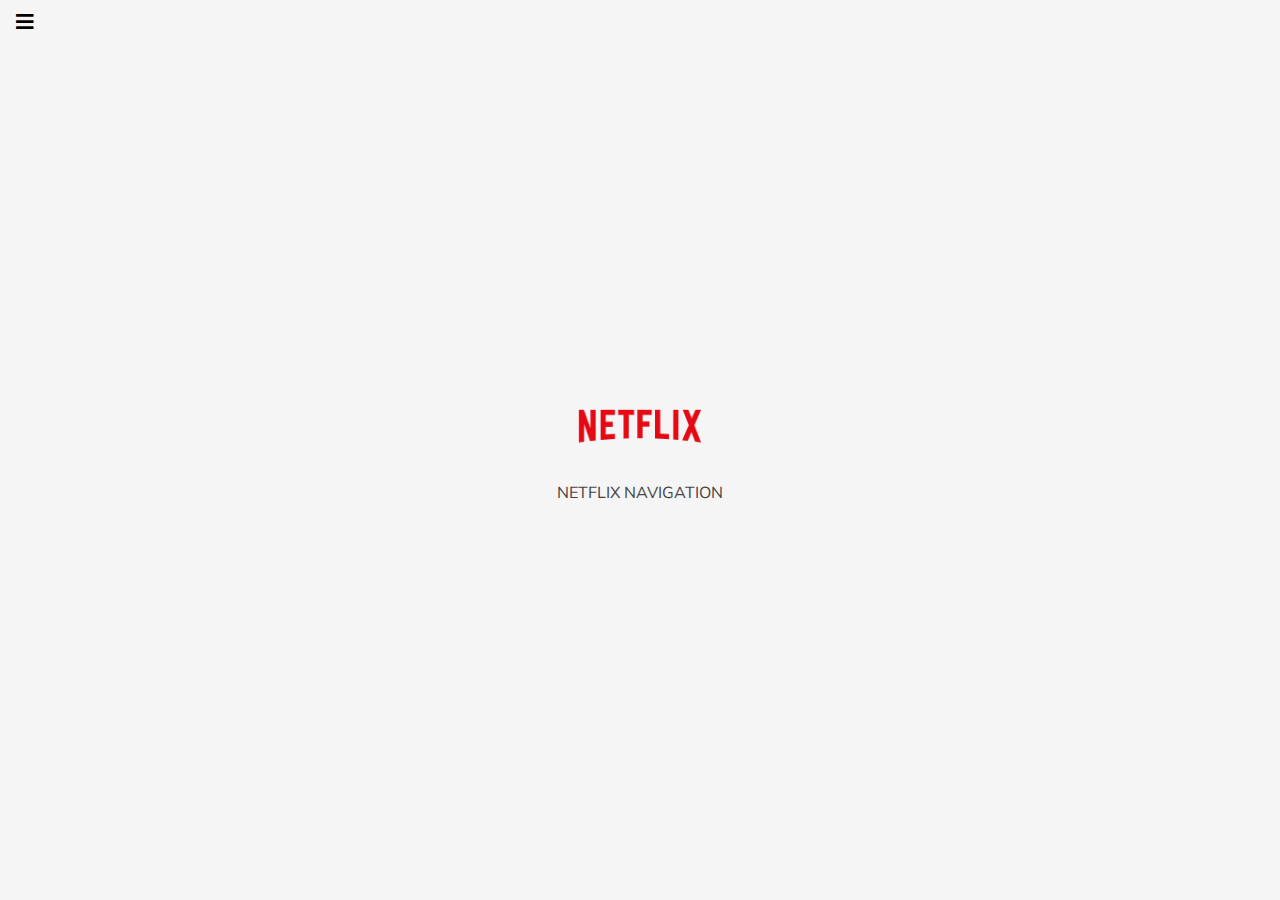
<file: netflixnav/index.html>
<!DOCTYPE html>
<html>
    <head>
        <title>Netflix Navigation</title>
        <link rel="stylesheet" href="https://cdnjs.cloudflare.com/ajax/libs/font-awesome/5.15.4/css/all.min.css" integrity="sha512-1ycn6IcaQQ40/MKBW2W4Rhis/DbILU74C1vSrLJxCq57o941Ym01SwNsOMqvEBFlcgUa6xLiPY/NS5R+E6ztJQ==" crossorigin="anonymous" referrerpolicy="no-referrer" />

        <link href="css/style.css" rel="stylesheet" type="text/css" />
    </head>
    <body>
        <button class="nav-btn open-btn">
            <i class="fas fa-bars"></i>
        </button>

        <img src="img/netflixlogo.png" class="logo" alt="logo" />
        <p class="text">Netflix Navigation</p>


        <div class="nav nav-black ">
            <div class="nav nav-red ">
                <div class="nav nav-white ">
                    <button class="nav-btn close-btn"><i class="fas fa-times"></i></button>
                    <img src="img/netflixlogo.png" class="logo" alt="logo"  />
                    <ul class="list">
                        <li><a href="#">Teams</a></li>
                        <li><a href="#">Locations</a></li>
                        <li><a href="#">Life at Netflix</a></li>
                        <li>
                            <ul>
                                <li><a href="#">Netflix culture memo</a></li>
                                <li><a href="#">Netflix life balance</a></li>
                                <li><a href="#">Inclusion & diversity</a></li>
                                <li><a href="#">Blog</a></li>
                            </ul>
                        </li>
                       
                    </ul>
                </div>
            </div>
        </div>





        <script src="js/app.js" type="text/javascript" ></script>
    </body>
</html>
</file>
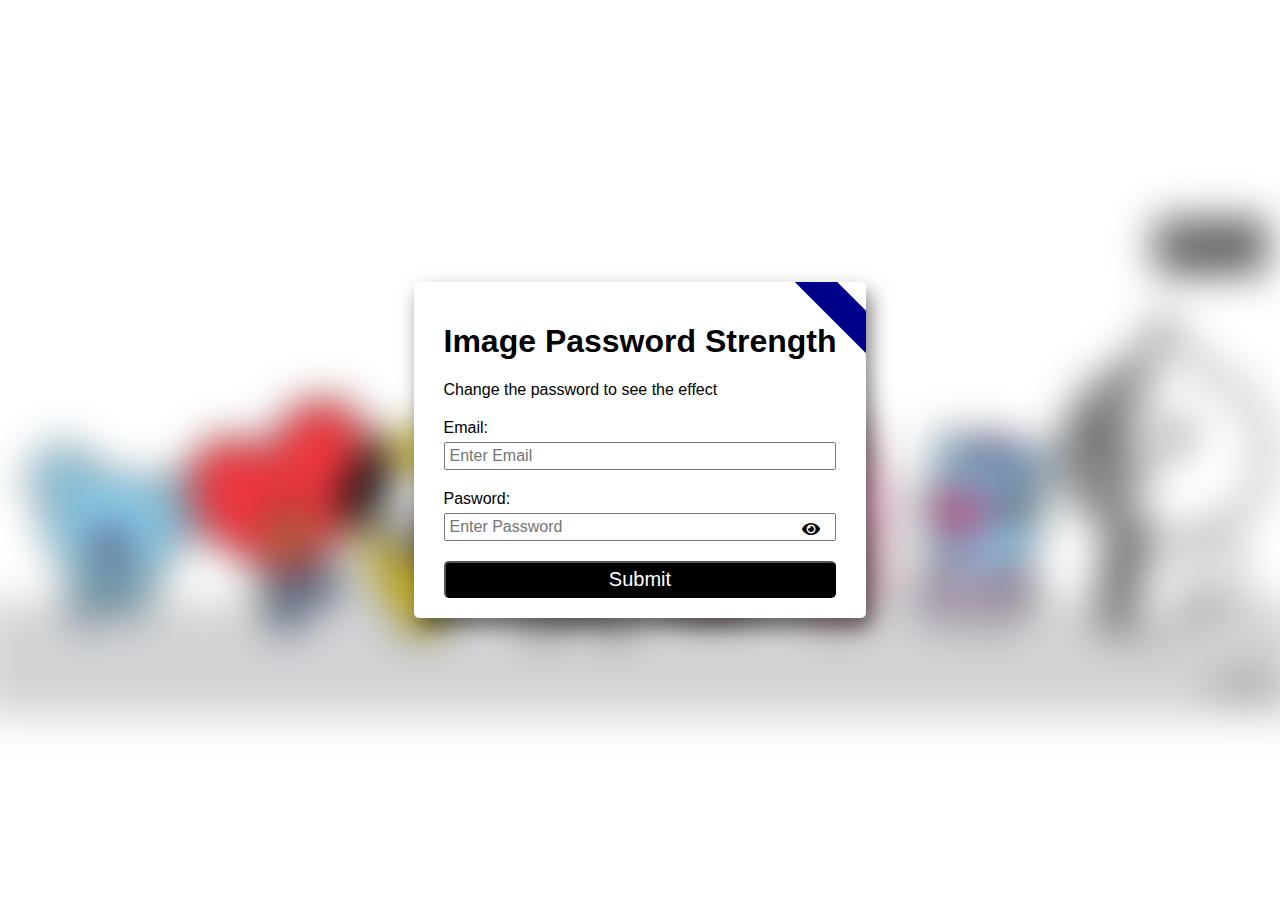
<file: passwordstrengthbackground/index.html>
<!DOCTYPE html>
<html>
    <head>
        <title>Password Strength Background</title>
        <link rel="stylesheet" href="https://cdnjs.cloudflare.com/ajax/libs/font-awesome/5.15.4/css/all.min.css" integrity="sha512-1ycn6IcaQQ40/MKBW2W4Rhis/DbILU74C1vSrLJxCq57o941Ym01SwNsOMqvEBFlcgUa6xLiPY/NS5R+E6ztJQ==" crossorigin="anonymous" referrerpolicy="no-referrer" />
        <link href="css/style.css" rel="stylesheet" type="text/css"/>
    </head>
    <body>
        <div id="background" class="background"></div>

        <div class="container">
            <h1>Image Password Strength</h1>
            <p>Change the password to see the effect</p>

            <form action="" method="">
                <div class="form-group">
                    <label for="email">Email:</label>
                    <input type="text" name="email" id="email" class="form-control" placeholder="Enter Email">
                </div>
                <div class="form-group">
                    <label for="password">Pasword:</label>
                    <input type="password" name="password" id="password" class="form-control" placeholder="Enter Password">
                    <i class="fas fa-eye" id='eye'></i> 
                </div>
                <button type="submit" class="btn">Submit</button>
            </form>
        </div>


        <script src="js/app.js"  type="text/javascript"></script>
    </body>
</html>
</file>
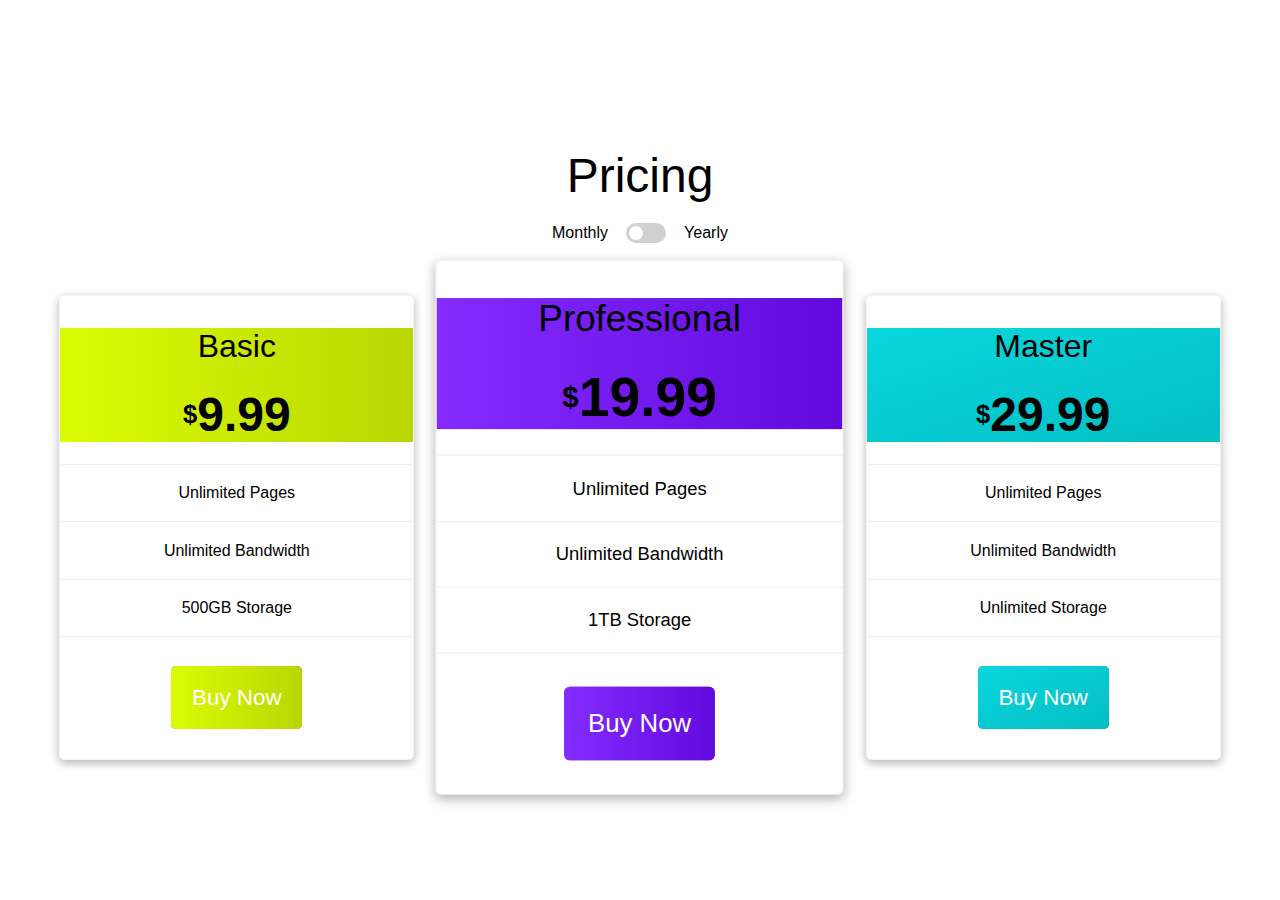
<file: pricingsection/index.html>
<!DOCTYPE html>
<html>
    <head>
        <title>Pricing Section</title>
        <link href="css/style.css" rel="stylesheet" type="text/css" />
    </head>
    <body>
        <div class="container">

            <div class="title">
                <h2>Pricing</h2>
                <div class="toggle-container">
                    <p>Monthly</p>
                    <input type="checkbox" name="toggle" id="toggle" class="toggle"  />
                    <label for="toggle" id="slider" class="label"><div class="ball"></div></label>
                    <p>Yearly</p>
                </div>
            </div>

            <!-- start pricing section  -->
            <div class="price-container">
                <div class="price-box">
                   
                    <div class="box box1">
                        <p>Basic</p>
                        <h5><span>$</span><span class="basic">9.99</span></h5>
                    </div>
                    <div class="price-list">
                        <ul>
                            <li>Unlimited Pages</li>
                            <li>Unlimited Bandwidth</li>
                            <li>500GB Storage</li>
                        </ul>
                        <a href="#" class="btn btn1">Buy Now</a>
                    </div>
                </div>

                <div class="price-box">
                    
                    <div class="box box2">
                        <p>Professional</p>
                        <h5><span>$</span><span class="prof">19.99</span></h5>
                    </div>
                    <div class="price-list">
                        <ul>
                            <li>Unlimited Pages</li>
                            <li>Unlimited Bandwidth</li>
                            <li>1TB Storage</li>
                        </ul>
                        <a href="#" class="btn btn2">Buy Now</a>
                    </div>
                </div>

                <div class="price-box">
                    
                    <div class="box box3">
                        <p>Master</p>
                        <h5><span>$</span><span class="master">29.99</span></h5>
                    </div>
                    <div class="price-list">
                        <ul>
                            <li>Unlimited Pages</li>
                            <li>Unlimited Bandwidth</li>
                            <li>Unlimited Storage</li>
                        </ul>
                        <a href="#" class="btn btn3">Buy Now</a>
                    </div>
                </div>
            </div>
            <!-- end pricing section  -->
            

        </div>








        <script src="js/app.js" type="text/javascript" ></script>
    </body>
</html>
</file>
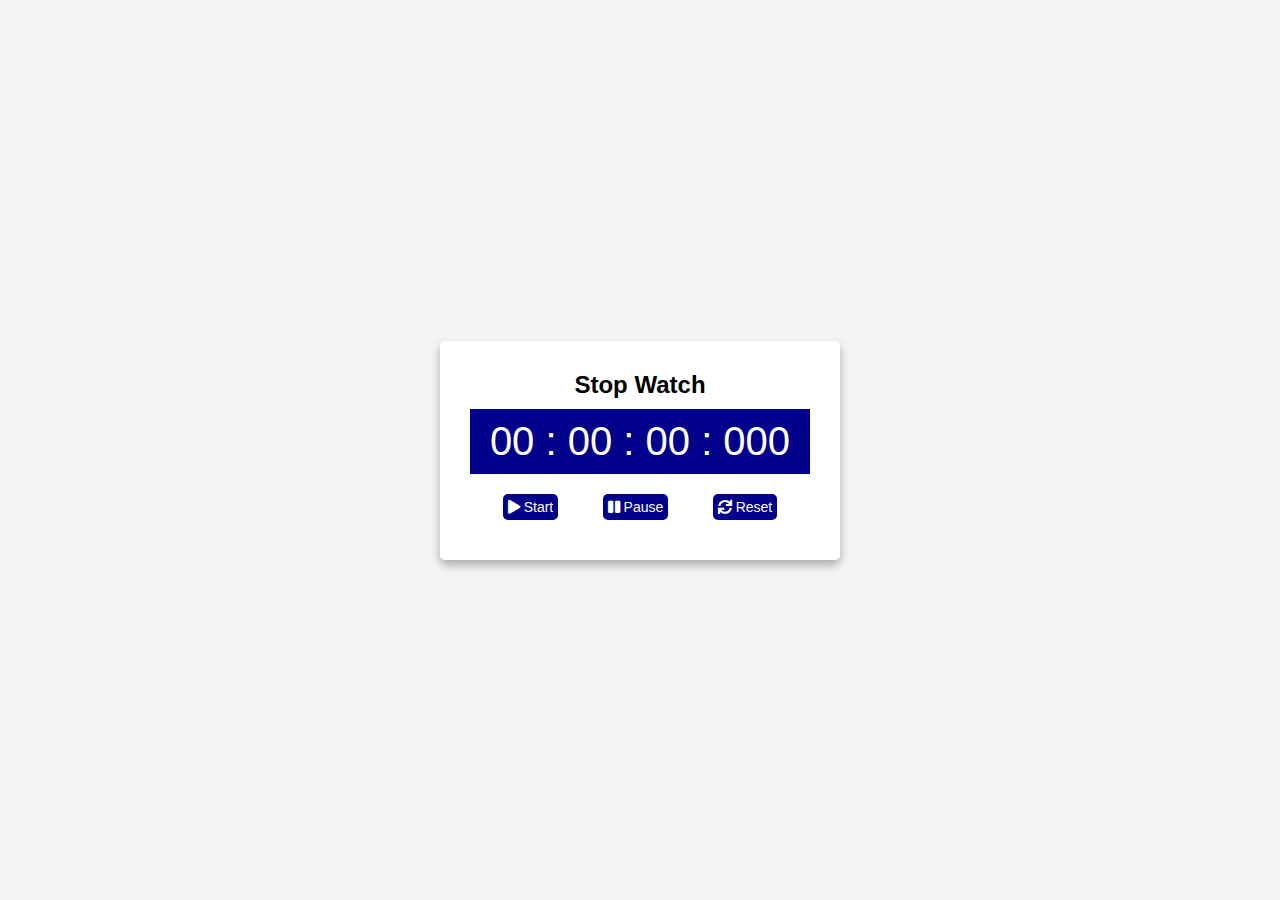
<file: stopwatch/index.html>
<!DOCTYPE html>
<html>
    <head>
        <title>Stop Watch</title>
        <link rel="stylesheet" href="https://cdnjs.cloudflare.com/ajax/libs/font-awesome/5.15.4/css/all.min.css" integrity="sha512-1ycn6IcaQQ40/MKBW2W4Rhis/DbILU74C1vSrLJxCq57o941Ym01SwNsOMqvEBFlcgUa6xLiPY/NS5R+E6ztJQ==" crossorigin="anonymous" referrerpolicy="no-referrer" />
        <link href="css/style.css" rel="stylesheet" type="text/css" />
    </head>
    <body>
        <div class="container">
            <h2>Stop Watch</h2>

            <div class="display">00 : 00 : 00 : 000</div>

            <div class="controls">
                <button class="btn start"><i class="fas fa-play"></i> Start</button>
                <button class="btn pause"><i class="fas fa-pause"></i> Pause</button>
                <button class="btn reset"><i class="fas fa-sync"></i> Reset</button>
            </div>
        </div>
 
        <script src="js/app.js" type="text/javascript"></script>
    </body>
</html>




<!-- 15L3SW WDF 2008 -->
</file>
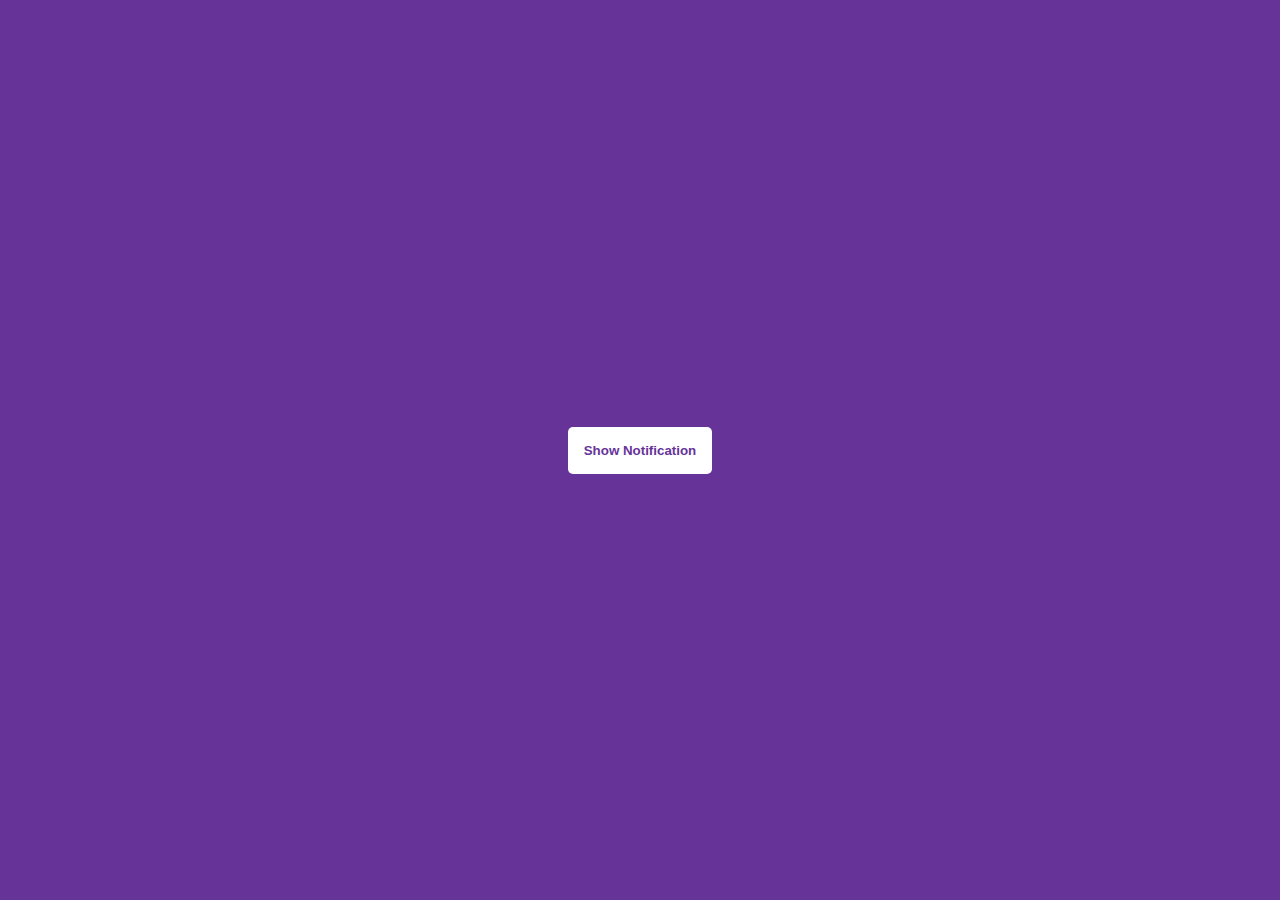
<file: toastnotification/index.html>
<!DOCTYPE html>
<html>
    <head>
        <title>Toast Notification</title>
        <link href="css/style.css" rel="stylesheet" type="text/css" />
    </head>
    <body>

        <div id="toasts">

            <!-- <div class="toast">Hello Myanmar</div>
            <div class="toast">Hello Mandalay</div> -->

        </div>

        <button id="button" class="btn">Show Notification</button>


        <script src="js/app.js" type="text/javascript"></script>
    </body>
    </html>
</file>
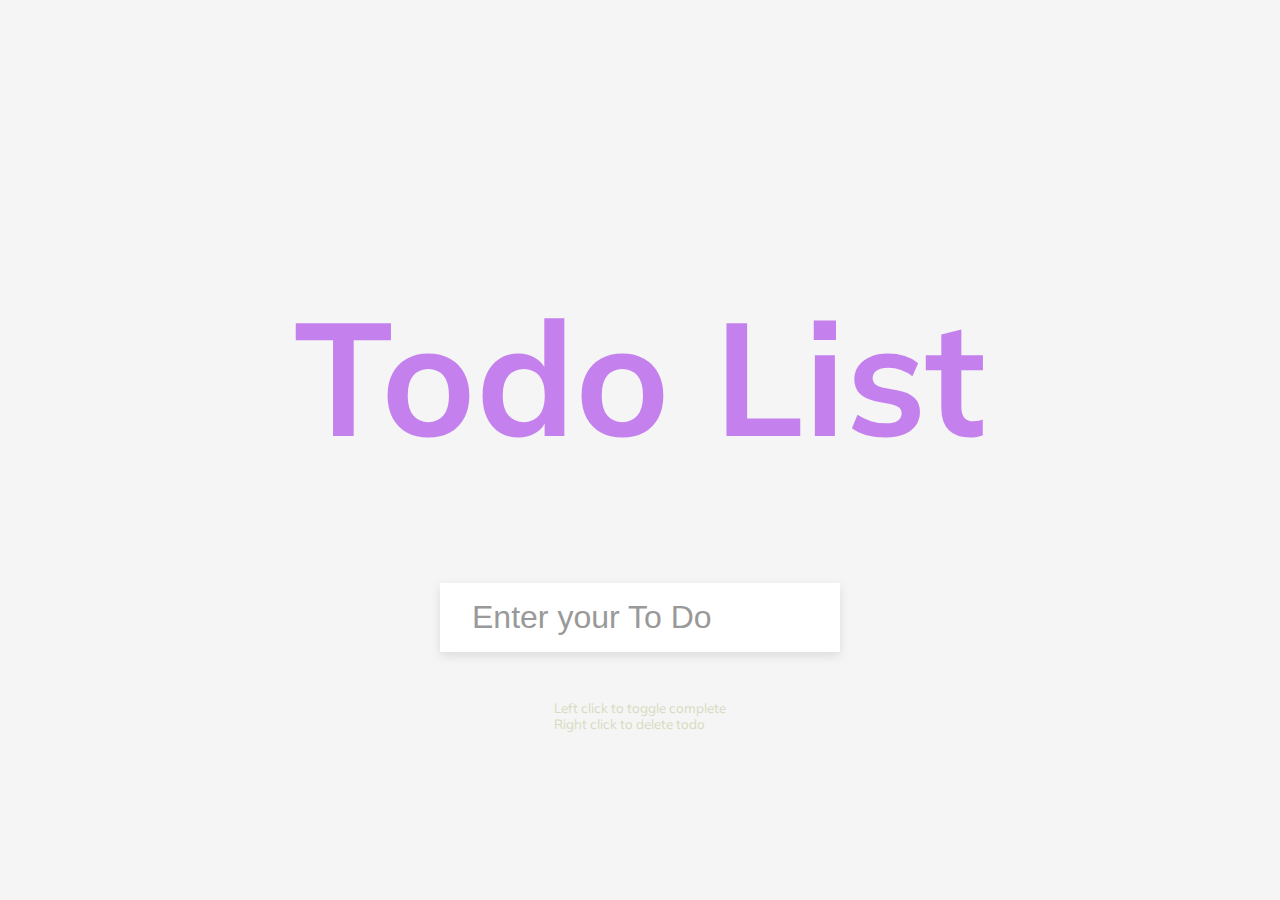
<file: todolist/index.html>
<!DOCTYPE html>
<html>
    <head>
        <title>To Do List</title>
        <link href ="css/style.css" rel="stylesheet" type="text/css" />
    </head>
    <body>
        <h1>Todo List</h1>

        <form id="form" action="" method="">
            <input type="text" name="input" id="input" class="input" placeholder="Enter your To Do" autocomplete="off"/>
            
            <ul class="todos" id="todos">
                <!-- <li>Have To Cook</li>
                <li class="completed">Have to Go</li> -->
            </ul>
            
        </form>

        
        <small>Left click to toggle complete <br/>Right click to delete todo</small>



        <script src="js/app.js" type="text/javascript" ></script>
    </body>
</html>
</file>
<file: netflixnav/css/style.css>
@import url('https://fonts.googleapis.com/css2?family=Mulish:wght@300&display=swap');
*{
    box-sizing: border-box;
}

body{
    font-family: 'Mulish', sans-serif;
    background-color: #f5f5f5;
    color:#444;
    height: 100vh;

    display: flex;
    justify-content: center;
    align-items: center;
    flex-direction: column;

    margin:0;
    overflow: hidden;
}

.logo{
    width:150px;
}

.text{
    text-transform: uppercase;
}

.nav-btn{
    background-color: transparent;
    border:none;
    font-size: 20px;
    cursor: pointer;

    

}

.open-btn{
    position: absolute;
    top:10px;
    left:10px;
}

.nav{
    position: absolute;
    top:0;
    left:0;

    height:100vh;
    
    transform: translateX(-100%);
    transition: all 0.3s ease-in-out;
}

.nav.visible{
    transform: translateX(0);

}

.nav-black{
    width:60%;
    max-width: 480px;
    min-width:320px;   
    background-color: #000;
    
    transition-delay: 0.4s;

}

.nav-black.visible{
    transition-delay: 0s;

}
.nav-red{
    width:95%;
    background-color: red ;

    transition-delay: 0.2s;
}

.nav-red.visible{
    transition-delay: 0.2s;
}

.nav-white{
    width:95%;
    background-color: #fff;
    padding:40px;

    position: relative;

    transition-delay: 0s;
}

.nav-white.visible{
    transition-delay: 0.4s;
}

.close-btn{
    position: absolute;
    top:40px;
    right:30px;
    opacity: 0.3;

}

.list{
    list-style: none;
    margin:0;
    padding:0;

}
.list li{
    margin:20px 0;
    list-style-type: none;

}

.list li a{
    color:#555;
    text-decoration: none;
    font-size: 14px;
    text-transform: uppercase;

}

.list ul{
    padding-left: 20px;
}
</file>
<file: passwordstrengthbackground/css/style.css>
*{
    box-sizing :  border-box;

}

body{
    font-family: sans-serif;
    height:100vh;

    display: flex;
    justify-content: center;
    align-items: center;

    margin:0;
    overflow: hidden;

}

.background{
    background-image: url('../img/bts5.jpg');
    background-repeat: no-repeat;
                        /* left top */
    background-position: center center;
    background-size: cover;

    position:absolute;
    top:-20px;
    left:-20px;
    bottom:-20px;
    right:-20px;

    filter:blur(20px);

    z-index:-1;
}

.container{
    background-color:#fff;
            /* top&bottom  left&right */
    padding:20px 30px;
    border-radius: 5px;
    box-shadow: 5px 10px 20px rgba(0,0,0,0.5);

    position: relative;
    overflow: hidden;

}

.container::before{
    content: '';
    width:150px;
    height:30px;
    background-color: darkblue;

    position: absolute;
    top:10px;
    
    right:-50px;


    transform: rotate(45deg);
}

.form-group{
    margin:20px 0;
    position: relative;


}

.form-group label{
    display: block;
    margin-bottom: 5px;

}

.form-control {
    width:100%;
    padding:3px 4px ;
    font-size: 16px;
}

.fas{
    position: absolute;
    top:1.9rem;
    right:1rem;
    cursor: pointer;
}


.btn{
    display: block;
    width:100%;
    background-color: black;
    color:#fff;
    font-size: 20px;
    padding: 5px 0;
    border-radius: 5px; 
    cursor: pointer;

}

.btn:focus{
    outline: 0;
}
</file>
<file: pricingsection/css/style.css>
*{
    box-sizing: border-box;
}

body{
    font-family: sans-serif;
    min-height: 100vh;

    display: flex;
    justify-content: center;
    align-items: center;
    
    margin:0;

}

.title{
    margin-bottom: 20px;
}

.title h2{
    font-size: 3rem;
    font-weight: 400;
    text-align: center;
    margin-bottom: 20px;
}

.toggle-container{
    display: flex;
    justify-content: center;
    align-items: center;
}

/* child selector  */
.toggle-container > *{
    margin:0 3px;

}

.toggle{
    /* visibility: hidden; */
    display: none;
}

.label{
    width:40px;
    height:20px;
    background-color: #d0d0d0;
    border-radius: 50px;

    margin:0 15px;
    cursor: pointer;

    position: relative;
}

.toggle:checked + .label{
    background-color: green;

}
.ball{
    width:14px;
    height:14px;
    background-color: white;
    border-radius: 50%;

    position: absolute;
    top:3px;
    left:3px;   

    animation : offani 0.3s linear forwards;
}

.toggle:checked + .label .ball{
    animation :onani;
    animation-duration: 0.3s;
    animation-timing-function: linear;
    animation-fill-mode: forwards;

}

@keyframes onani {
    0%{
        transform: translate(0px) scale(1);

    }
    50%{
        transform: translate(10px) scale(1.2);
    }

    100%{
        transform: translate(20px) scale(1);
    }
    
}

@keyframes offani {
    0%{
        transform : translate(20px) scale(1);

    }
    50%{
        transform : translate(10px) scale(1);

    }
    100%{
        transform:translate(0px) scale(1) ;

    }
    
}

.price-container{
    width:90%;

    display: flex;
    justify-content: center;

    margin:auto;

}

.price-box{
    width:25rem;
    background-color: #fff;
    border:1px solid #f4f4f4;
    border-radius: 5px;
    box-shadow: 0 3px 10px rgba(0,0,0,0.3);
    text-align: center;
    padding-bottom: 3rem;
    margin:2rem 1.5rem;

    overflow: hidden;

}

.price-box.box{
    overflow: hidden;
}

.price-box p{
    font-size: 2rem;
    margin-bottom: 1rem;

}

.price-box h5 span{
    font-size: 1.6rem;
    vertical-align: middle;

}

.price-box h5 span:nth-of-type(2){
    font-size:3rem;
}

.price-list ul{
    list-style:none;
    padding:0;
    margin-bottom: 3rem;
}

.price-list ul li{
    font-size: 1rem;
    padding:1.2rem 0;
    border-top:1px solid #eee;
}

.price-list ul li:last-child{
    border-bottom: 1px solid #eee;
}

.price-list a{
    text-decoration: none;
    background-color: blueviolet;
    color:#fff;
    font-size: 1.4rem;
    padding:1.2rem 1.3rem;
    border-radius:5px ;

    transition: all 0.3s ease;

}

.price-list a:hover{
    font-size: 1.5rem;
}

.box1,.btn1{
    background:linear-gradient(
        90deg,
        #dbfc03,
        #bad602
    );
}

.box2,.btn2{
    background: linear-gradient(
        90deg,
        #842bff,
        #6209de

    );
}

.box3,.btn3{
    background: linear-gradient(
        to right bottom,
        #09d7de,
        #04bec4

    );

}

.price-box:nth-of-type(2){
    transform: scale(1.15);
}

@media (max-width:800px){
   
   .price-container{
       width:100%;
       flex-direction: column;
   }
   .price-box:nth-of-type(2){
       transform: scale(1);
   }

}



/* 4VA WDF2008 */
</file>
<file: stopwatch/css/style.css>
*{
    box-sizing : border-box;
}

body{
    font-family: sans-serif;
    background-color: #f4f4f4;
    height:100vh;

    display: flex;
    justify-content: center;
    align-items: center;

    text-align: center;

    margin:0;
    overflow: hidden;

}

.container{
    width:400px;
    background-color: #fff;
    padding:30px;
    border-radius: 5px;
    
    box-shadow:0 5px 10px rgba(0,0,0,0.3);

}

h2{
    margin : 0;
}

.display{
    background-color: darkblue;
    color:#fff;
    font-size: 2.5rem;
    padding:10px;
    margin: 10px 0;
}

.controls{
    padding:10px;


}

.btn{
    background-color: darkblue;
    color:#fff;
    font-size: 14px;
    padding:5px;
    border:none;
    border-radius: 5px;
    margin:0 20px;
    cursor: pointer;


}

.btn:focus{
    outline: 0;
}

.btn:active{
    transform: scale(0.98);
}
</file>
<file: toastnotification/css/style.css>
*{
    box-sizing: border-box;
}

body{
    font-family: sans-serif;
    background-color: rebeccapurple;
    height:100vh;

    display: flex;
    justify-content: center;
    align-items: center;
    flex-direction: column;

    margin:0;
    overflow: hidden;
}

.btn{
    background-color: #fff;
    color:rebeccapurple;
    font-family: inherit;
    font-weight: bold;
    padding:1rem;
    border-radius: 5px;
    border:none;
    cursor:pointer;
}

.btn:focus{
    outline: 0;
}

.btn:active{
    transform: scale(0.98);
}

#toasts{
    position: fixed;
    bottom:10px;
    right:10px;
}

.toast{
    background-color: #fff;
    color:rebeccapurple;
    border-radius: 5px;
    padding:1rem 2rem;
    margin: 0.5rem;
}

.toast.success{
    color:green;
}

.toast.danger{
    color:red;
}
</file>
<file: todolist/css/style.css>
@import url('https://fonts.googleapis.com/css2?family=Mulish:wght@300&display=swap');

*{
    box-sizing: border-box;
}

body{
    font-family: 'Mulish', sans-serif;
    background-color: #f5f5f5;
    height:100vh;

    display:flex;
    justify-content: center;
    align-items: center;
    flex-direction: column;

    margin:0;
    overflow: hidden;
}

h1{
    color:#9410e6;
    font-size: 10rem;
    opacity: 0.5;
    
}

form{
    width:400px;
    box-shadow: 0 4px 10px rgba(0,0,0,0.1);
}

form .input{
    display: block;
    width:100%;
    border:none;
    font-size: 2rem;
    color: #444;
    padding: 1rem 2rem ;
   
}

.input:focus{
    outline-color: #9410e6;
}

.input::placeholder{
    color:#999;
}

.todos{
    background-color: #fff;
    list-style: none;
    padding: 0;
    margin:0;
}

.todos li{
    font-size: 1.5rem;
    border-top:1px solid #999;
    padding:1rem 2rem;
    cursor: pointer;
}

.todos li.completed{
    color:#d7dbc1;
    text-decoration: line-through;

}


small{
    color:#d7dbc1;
    margin-top:3rem;
    text-align: #999;
}

/* 21TD WDF 2008 */
</file>
